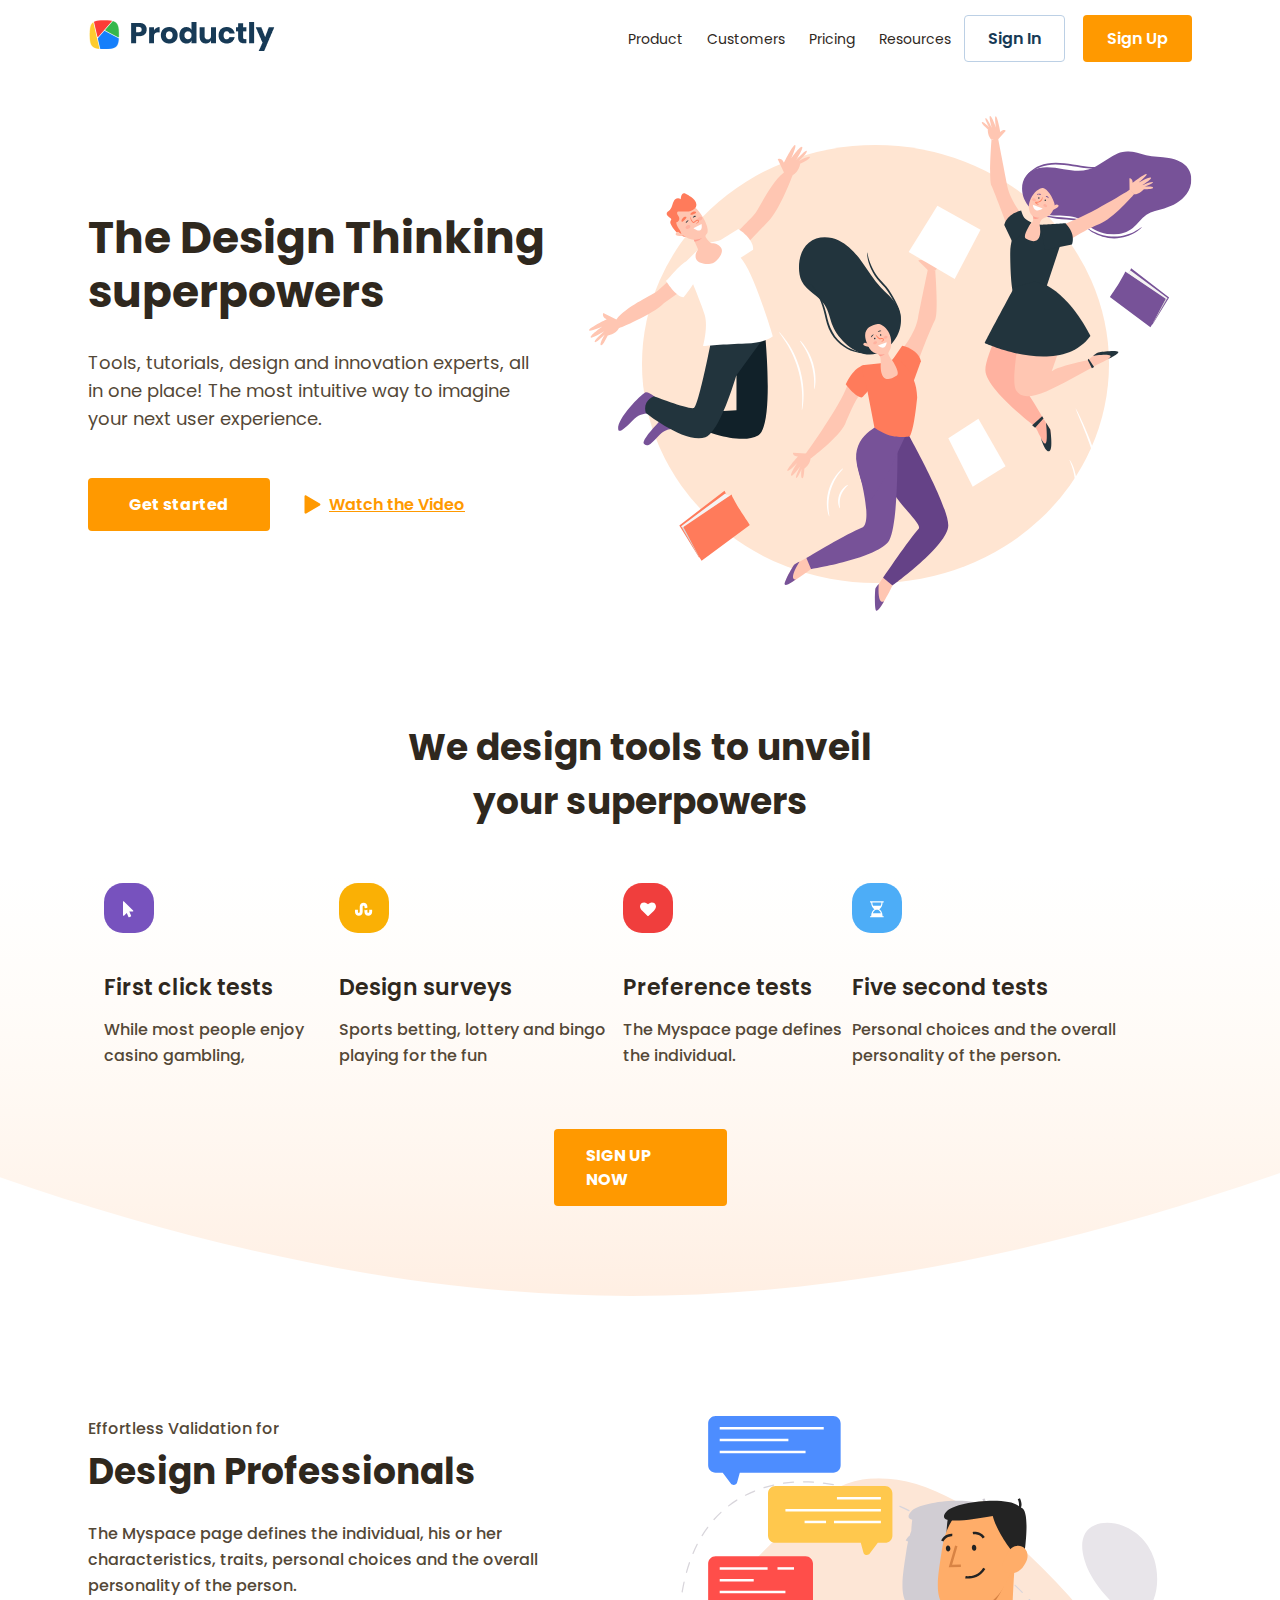
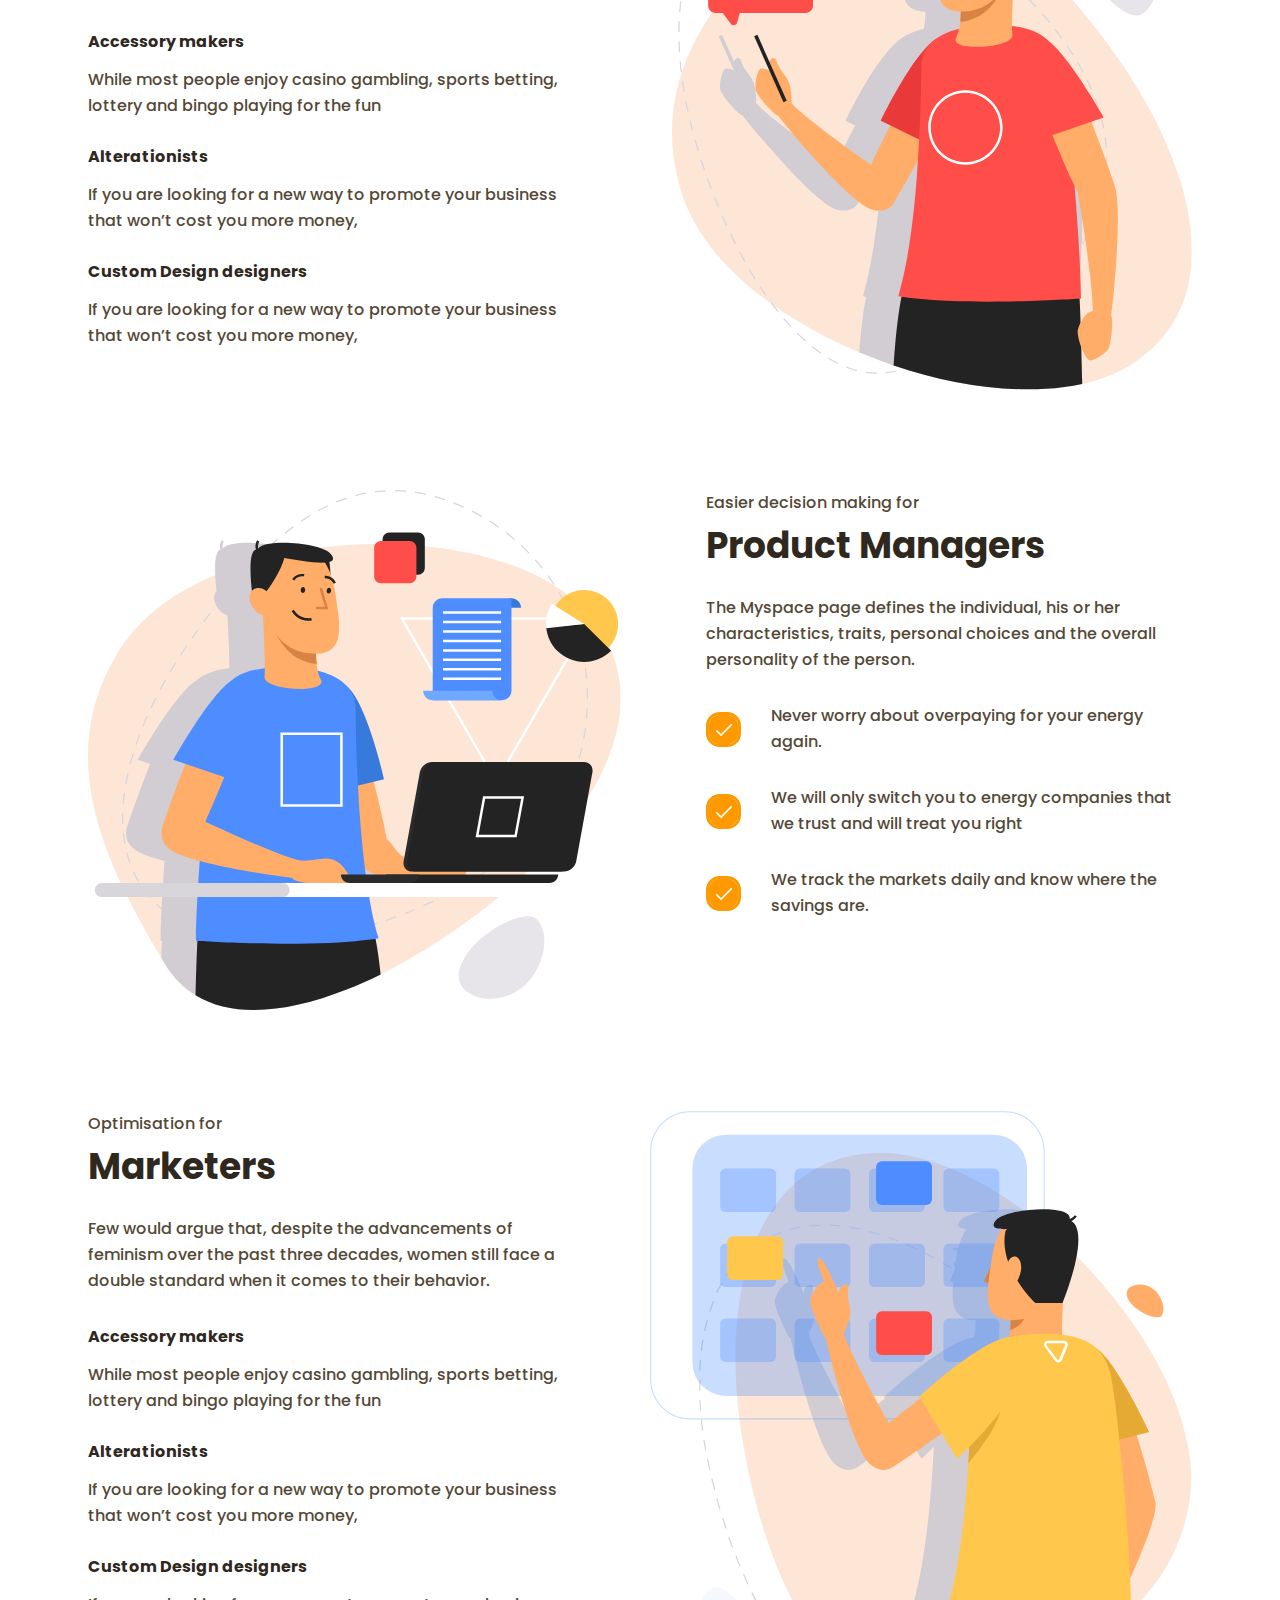
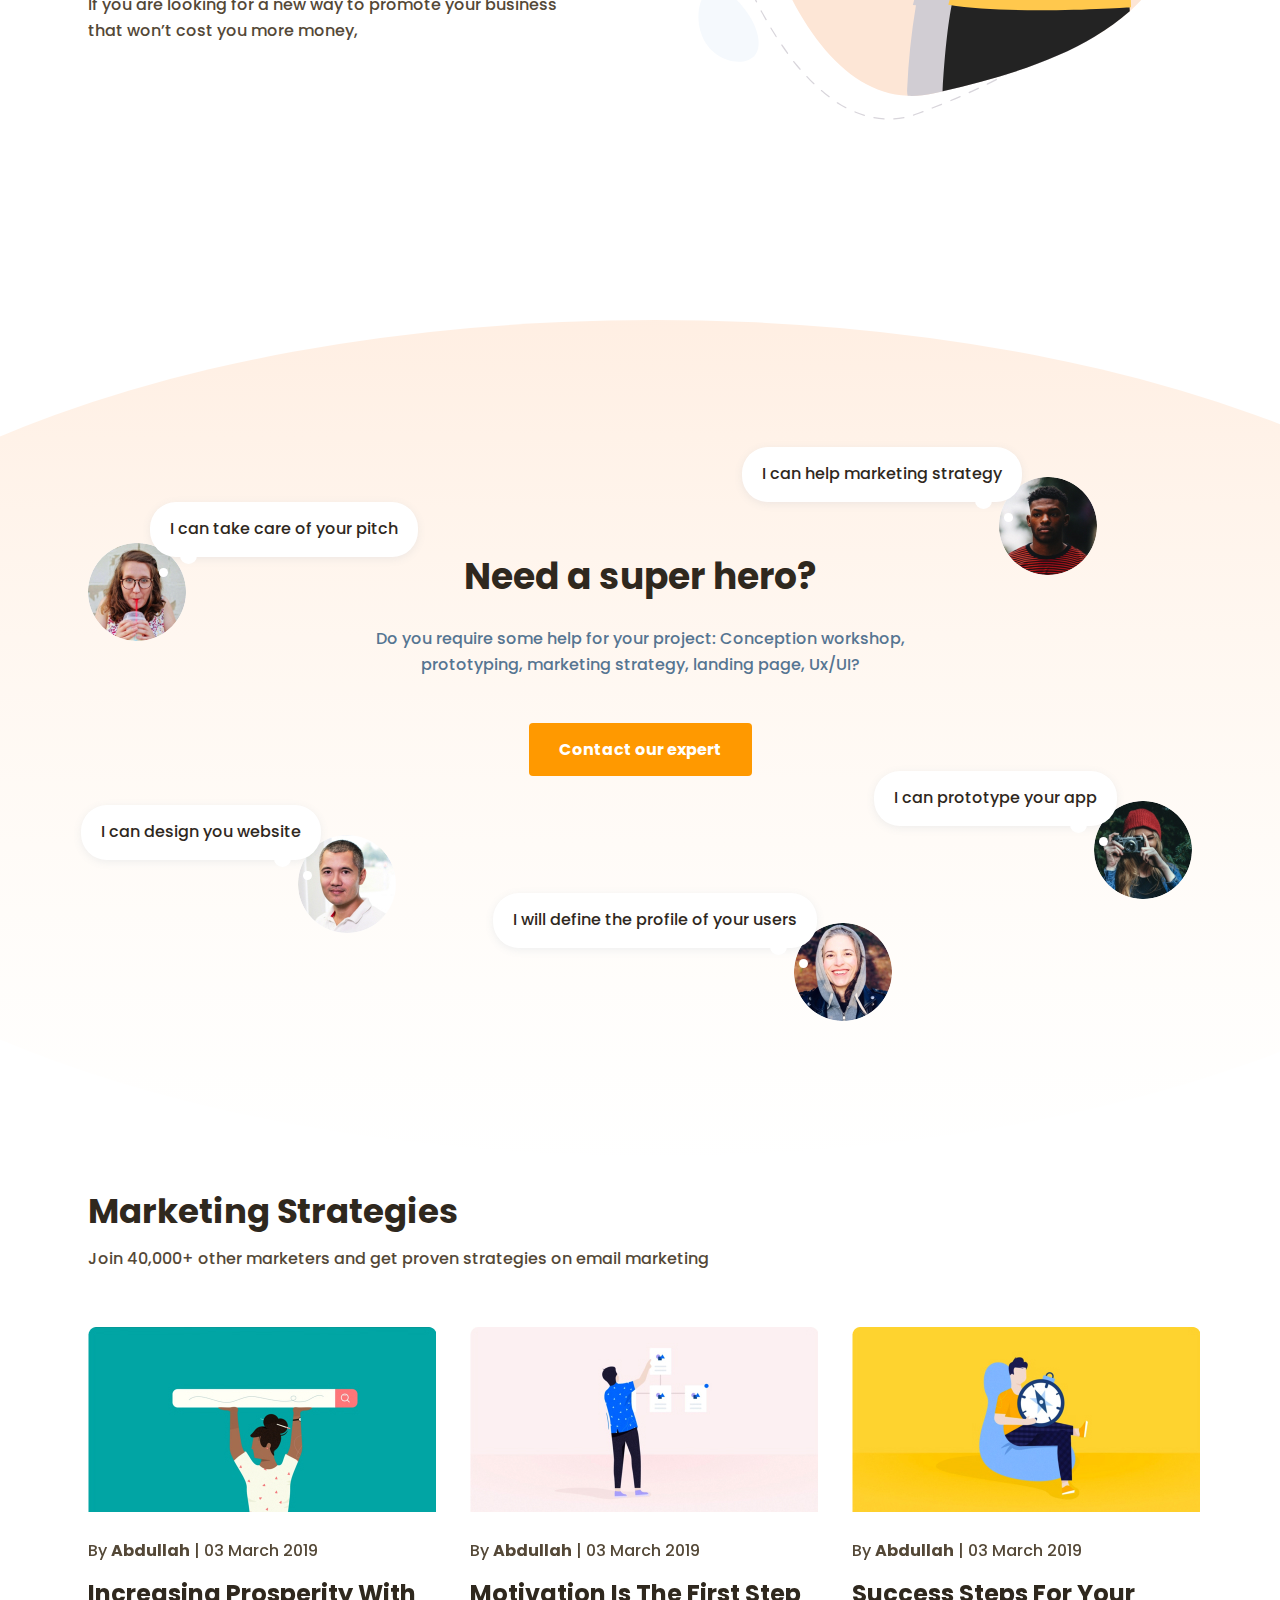
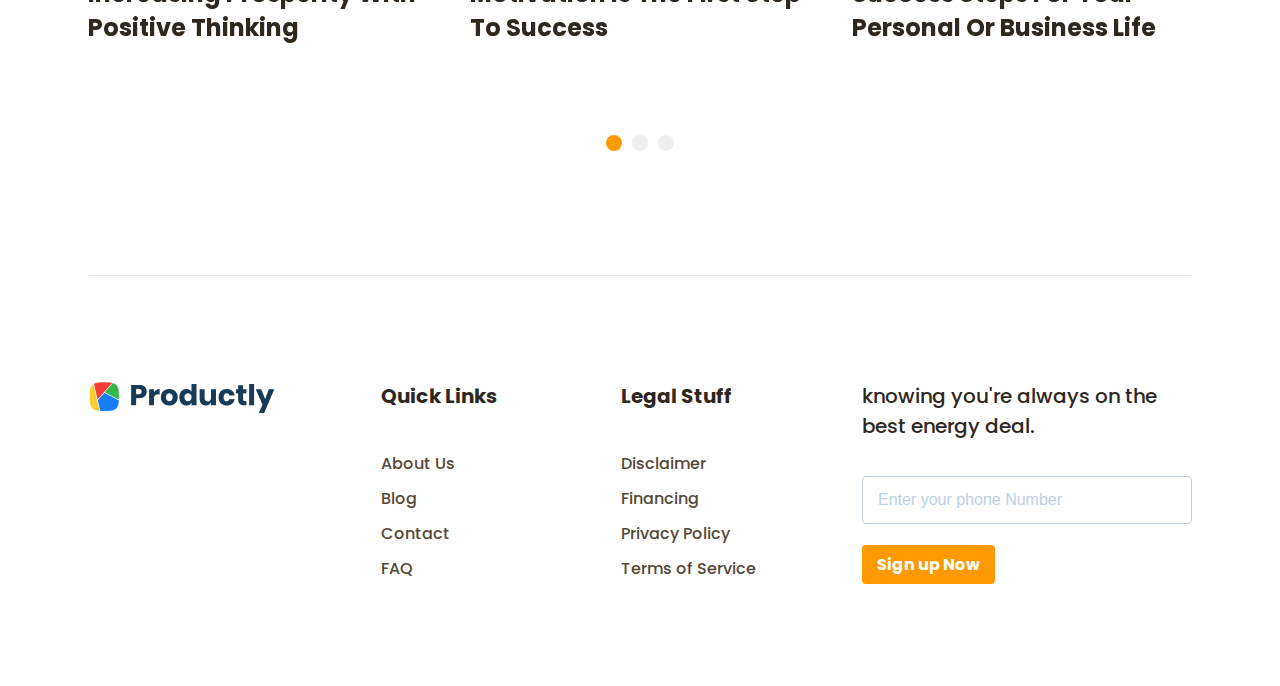
<file: index.html>
<!DOCTYPE html>
<html lang="en">
<head>
  <meta charset="UTF-8">
  <meta name="viewport" content="width=device-width, initial-scale=1.0">
  <meta http-equiv="X-UA-Compatible" content="ie=edge">
  <title>Document</title>
  <link rel="stylesheet" href="css/reset.css">
  <link rel="stylesheet" href="css/slick.css">
  <link rel="stylesheet" href="css/jquery.fancybox.css">
  <link rel="stylesheet" href="css/style.css">
  <link rel="stylesheet" href="css/media.css">
  <link rel="preconnect" href="https://fonts.gstatic.com"> 
<link href="https://fonts.googleapis.com/css2?family=Poppins:wght@400;500;600;700&display=swap" rel="stylesheet">
</head>
<body>

  <header class="header">
    <div class="container">
      <div class="header__inner">
        <a href="#" class="logo">
          <img class="logo__img" src="images/logo.png" alt="">
        </a>

        <nav class="menu">
          <div class="menu__btn">
            <span></span>
          </div>
          <ul class="menu__list">
            <li class="menu__list-item">
              <a class="menu__list-link" href="#">Product</a>
            </li>
            <li class="menu__list-item">
              <a class="menu__list-link" href="#">Customers</a>
            </li>
            <li class="menu__list-item">
              <a class="menu__list-link" href="#">Pricing</a>
            </li>
            <li class="menu__list-item">
              <a class="menu__list-link" href="#">Resources</a>
            </li>
          </ul>
        </nav>

        <div class="user-nav">
          <a class="user-nav__link" href="#">Sign In</a>
          <a class="user-nav__link" href="#">Sign Up</a>
        </div>
      </div>
    </div>
  </header>

  <section class="top">
    <div class="container">
      <div class="top__inner">
      <h1 class="top__title title">
        The Design Thinking superpowers
      </h1>
      <p class="top__text">
        Tools, tutorials, design and innovation experts, all 
        in one place! The most intuitive way to imagine your 
        next user experience.
      </p>
      <button class="top__btn">Get started</button>
      <a href="#" class="top__link">Watch the Video</a>
    </div>
  </div>
  </section>

  <section class="tools">
      <h3 class="tools__title title">
        We design tools to unveil your superpowers
      </h3>
      <div class="tools__inner">
        <div class="container">
          <div class="tools__items">
            <div class="tools__item">
              <img src="images/tools-1.svg" alt="tools img" class="tools__item-img">
              <h5 class="tools__item-title title">First click tests</h5>
              <p class="tools__item-text">
                While most people enjoy casino gambling,
              </p>
            </div>
            <div class="tools__item">
              <img src="images/tools-2.svg" alt="tools img" class="tools__item-img">
              <h5 class="tools__item-title title">Design surveys</h5>
              <p class="tools__item-text">
                Sports betting, lottery and bingo playing for the fun
              </p>
            </div>
            <div class="tools__item">
              <img src="images/tools-3.svg" alt="tools img" class="tools__item-img">
              <h5 class="tools__item-title title">Preference tests</h5>
              <p class="tools__item-text">
                The Myspace page defines the individual.
              </p>
            </div>
            <div class="tools__item">
              <img src="images/tools-4.svg" alt="tools img" class="tools__item-img">
              <h5 class="tools__item-title title">Five second tests</h5>
              <p class="tools__item-text">
                Personal choices and the overall personality of the person. 
              </p>
            </div>
          </div>
        </div>
      <a href="#" class="tools__link">SIGN UP NOW</a>
    </div>
  </section>

  <section class="direction">
    <div class="container">
      <div class="direction__item">
        <div class="direction__item-content">
          <p class="direction__item-pretitle">
            Effortless Validation for
          </p>
          <h3 class="direction__item-title title">Design Professionals</h3>
          <p class="direction__item-titletext">
            The Myspace page defines the individual, his or her characteristics, traits, personal choices and the overall personality of the person. 
          </p>
          <h6 class="direction__item-subtitle title">Accessory makers</h6>
          <p class="direction__item-text">
            While most people enjoy casino gambling, sports betting, lottery and bingo playing for the fun
          </p>
          <h6 class="direction__item-subtitle title">Alterationists</h6>
          <p class="direction__item-text">
            If you are looking for a new way to promote your business that won’t cost you more money, 
          </p>
          <h6 class="direction__item-subtitle title">Custom Design designers</h6>
          <p class="direction__item-text">
            If you are looking for a new way to promote your business that won’t cost you more money,  
          </p>
        </div>
        <img class="direction__item-img" src="images/direction-1.svg" alt="">
      </div>

      <div class="direction__item">
        <img class="direction__item-img" src="images/direction-2.svg" alt="">
        <div class="direction__item-content">
          <p class="direction__item-pretitle">
            Easier decision making for
          </p>
          <h3 class="direction__item-title title">Product Managers</h3>
          <p class="direction__item-titletext">
            The Myspace page defines the individual, his or her characteristics, traits, personal choices and the overall personality of the person. 
          </p>
          <ul class="direction__list">
            <li class="direction__list-item">
              Never worry about overpaying for your energy again. 
            </li>
            <li class="direction__list-item">
              We will only switch you to energy companies that we trust and will treat you right
            </li>
            <li class="direction__list-item">
              We track the markets daily and know where the savings are.
            </li>
          </ul>
        </div>
      </div>

      <div class="direction__item">
        <div class="direction__item-content">
          <p class="direction__item-pretitle">
            Optimisation for
          </p>
          <h3 class="direction__item-title title">Marketers</h3>
          <p class="direction__item-titletext">
            Few would argue that, despite the advancements of feminism over the past three decades, women still face a double standard when it comes to their behavior. 
          </p>
          <h6 class="direction__item-subtitle title">Accessory makers</h6>
          <p class="direction__item-text">
            While most people enjoy casino gambling, sports betting, lottery and bingo playing for the fun
          </p>
          <h6 class="direction__item-subtitle title">Alterationists</h6>
          <p class="direction__item-text">
            If you are looking for a new way to promote your business that won’t cost you more money, 
          </p>
          <h6 class="direction__item-subtitle title">Custom Design designers</h6>
          <p class="direction__item-text">
            If you are looking for a new way to promote your business that won’t cost you more money,  
          </p>
        </div>
        <img class="direction__item-img" src="images/direction-3.svg" alt="">
      </div>
    </div>
  </section>

  <section class="team">
    <div class="container">
      <div class="team__inner">
        <div class="team__item team__item--1">
          <img src="images/team-1.jpg" alt="name" class="team__item-img">
          <p class="team__item-text team__item-text--right">
            I can help marketing strategy
          </p>
        </div>
        <div class="team__item team__item--2">
          <img src="images/team-2.jpg" alt="name" class="team__item-img">
          <p class="team__item-text team__item-text--left ">
            I can take care of your pitch
          </p>
        </div>
        <div class="team__item team__item--3">
          <img src="images/team-3.jpg" alt="name" class="team__item-img">
          <p class="team__item-text team__item-text--right">
            I can prototype your app
          </p>
        </div>
        <div class="team__item team__item--4">
          <img src="images/team-4.jpg" alt="name" class="team__item-img">
          <p class="team__item-text team__item-text--right">
            I can design you website
          </p>
        </div>
        <div class="team__item team__item--5">
          <img src="images/team-5.jpg" alt="name" class="team__item-img">
          <p class="team__item-text team__item-text--right">
            I will define the profile of your users
          </p>
        </div>
        <div class="team__box">
        <h3 class="team__title title">
          Need a super hero?
        </h3>
        <p class="team__text">
          Do you require some help for your project: Conception workshop,
          <br>prototyping, marketing strategy, landing page, Ux/UI?
        </p>
        <button class="team__btn">
          Contact our expert
        </button>
      </div>
      </div>
    </div>
  </section>

  <section class="blog">
    <div class="container">
      <h3 class="blog__title title">
        Marketing Strategies
      </h3>
      <p class="blog__text">
        Join 40,000+ other marketers and get proven strategies on email marketing
      </p>
      <div class="slider">
        <div class="slider__item">
          <img src="images/blog-1.jpg" alt="" class="slider__item-img">
          <div class="slider__item-info">
            By <a class="slider__item-author" href="">Abdullah</a> |  03 March 2019
          </div>
          <a class="slider__item-title title" href="#">
            Increasing Prosperity With Positive Thinking
          </a>
        </div>
        <div class="slider__item">
          <img src="images/blog-2.jpg" alt="" class="slider__item-img">
          <div class="slider__item-info">
            By <a class="slider__item-author" href="">Abdullah</a> |  03 March 2019
          </div>
          <a class="slider__item-title title" href="#">
            Motivation Is The First Step To Success
          </a>
        </div>
        <div class="slider__item">
          <img src="images/blog-3.jpg" alt="" class="slider__item-img">
          <div class="slider__item-info">
            By <a class="slider__item-author" href="">Abdullah</a> |  03 March 2019
          </div>
          <a class="slider__item-title title" href="#">
            Success Steps For Your Personal Or Business Life
          </a>
        </div>
        <div class="slider__item">
          <img src="images/blog-1.jpg" alt="" class="slider__item-img">
          <div class="slider__item-info">
            By <a class="slider__item-author" href="">Abdullah</a> |  03 March 2019
          </div>
          <a class="slider__item-title title" href="#">
            Increasing Prosperity With Positive Thinking
          </a>
        </div>
        <div class="slider__item">
          <img src="images/blog-2.jpg" alt="" class="slider__item-img">
          <div class="slider__item-info">
            By <a class="slider__item-author" href="">Abdullah</a> |  03 March 2019
          </div>
          <a class="slider__item-title title" href="#">
            Motivation Is The First Step To Success
          </a>
        </div>
        <div class="slider__item">
          <img src="images/blog-3.jpg" alt="" class="slider__item-img">
          <div class="slider__item-info">
            By <a class="slider__item-author" href="">Abdullah</a> |  03 March 2019
          </div>
          <a class="slider__item-title title" href="#">
            Success Steps For Your Personal Or Business Life
          </a>
        </div>
        <div class="slider__item">
          <img src="images/blog-1.jpg" alt="" class="slider__item-img">
          <div class="slider__item-info">
            By <a class="slider__item-author" href="">Abdullah</a> |  03 March 2019
          </div>
          <a class="slider__item-title title" href="#">
            Increasing Prosperity With Positive Thinking
          </a>
        </div>
        <div class="slider__item">
          <img src="images/blog-2.jpg" alt="" class="slider__item-img">
          <div class="slider__item-info">
            By <a class="slider__item-author" href="">Abdullah</a> |  03 March 2019
          </div>
          <a class="slider__item-title title" href="#">
            Motivation Is The First Step To Success
          </a>
        </div>
        <div class="slider__item">
          <img src="images/blog-3.jpg" alt="" class="slider__item-img">
          <div class="slider__item-info">
            By <a class="slider__item-author" href="">Abdullah</a> |  03 March 2019
          </div>
          <a class="slider__item-title title" href="#">
            Success Steps For Your Personal Or Business Life
          </a>
        </div>
      </div>
    </div>
  </section>

  <footer class="footer">
    <div class="container">
      
      <div class="footer__inner">
        <a href="#" class="logo">
          <img class="logo__img" src="images/logo.png" alt="">
        </a>
        <div class="footer__menu">
          <h6 class="footer__menu-title">Quick Links</h6>
          <ul class="footer__list">
            <li class="footer__menu-item">
              <a href="#" class="footer__menu-link">
                About Us
              </a>
            </li>
            <li class="footer__menu-item">
              <a href="#" class="footer__menu-link">
                Blog
              </a>
            </li>
            <li class="footer__menu-item">
              <a href="#" class="footer__menu-link">
                Contact
              </a>
            </li>
            <li class="footer__menu-item">
              <a href="#" class="footer__menu-link">
                FAQ
              </a>
            </li>
          </ul>
        </div>
        <div class="footer__menu">
          <h6 class="footer__menu-title">Legal Stuff</h6>
          <ul class="footer__list">
            <li class="footer__menu-item">
              <a href="#" class="footer__menu-link">
                Disclaimer
              </a>
            </li>
            <li class="footer__menu-item">
              <a href="#" class="footer__menu-link">
                Financing
              </a>
            </li>
            <li class="footer__menu-item">
              <a href="#" class="footer__menu-link">
                Privacy Policy
              </a>
            </li>
            <li class="footer__menu-item">
              <a href="#" class="footer__menu-link">
                Terms of Service
              </a>
            </li>
          </ul>
        </div>
        <form action="" class="footer__form">
          <p class="footer__form-text">
            knowing you're always on the best energy deal. 
          </p>
          <input class="footer__form-input" type="text" placeholder="Enter your phone Number">
          <button class="footer__form-btn" type="submit">Sign up Now</button>
        </form>
      </div>
    </div>
  </footer>
  
  
  
  
  


                       
  <script src="https://ajax.googleapis.com/ajax/libs/jquery/3.4.1/jquery.min.js"></script>
  <script src="js/slick.min.js"></script>
  <script src="js/jquery.fancybox.min.js"></script>
  <script src="js/main.js"></script>
</body>
</html>
</file>
<file: css/style.css>
* {
    box-sizing: border-box;
}

body {
    font-family: 'Poppins', sans-serif;
    font-weight: 500; 
    color: #544837;
    font-size: 16px;
    line-height: 26px;
}

button {
    font-family: 'Poppins', sans-serif;
    font-weight: 700;
    font-size: 16px;
    line-height: 24px;
    cursor: pointer;
}

.title{
    color: #2F281E;
}

.container {
    max-width: 1124px;
    margin-right: auto;
    margin-left: auto;
    padding-left: 10px;
    padding-right: 10px;
}

.header__inner {
    display: flex;
    justify-content: space-between;
    align-items: center;
    height: 78px;
}

.menu {
    margin-left: auto;
}

.menu__list {
    display: flex;
}

.menu__list-item + .menu__list-item {
    margin-left: 24px;
}

.menu__list-link {
    color: #2f281E;
    font-size: 14px;
    font-weight: 400;
    line-height: 28px;
    text-decoration: none;
}

.user-nav {
    margin-left: 52px;
    margin-left: 13px;
}

.user-nav__link {
    color: #173A56;
    font-style: 16px;
    line-height: 24px;
    font-weight: 600;
    padding: 11px 23px;
    border: 1px solid #BCD0E5;
    box-sizing: border-box;
    border-radius: 4px;
    text-decoration: none;
}

.user-nav__link + .user-nav__link {
    margin-left: 14px;
    border-color: transparent;
    background: #FF9900;
    color: #fff;
}

.top__inner {
    padding: 133px 0 80px;
    background-image: url(../images/top-bg.svg);
    background-repeat: no-repeat;
    background-position: bottom right;
}

.top__title {
    font-weight: bold;
    font-size: 44px;
    line-height: 54px;
    margin-bottom: 30px;
    max-width: 518px;
    
}

.top__text {
    font-weight: 400;
    font-size: 18px;
    line-height: 28px;
    margin-bottom: 45px;
    max-width: 460px;
}

.top__btn {
    display: inline-block;
    color: #fff;
    background-color: #FF9900;
    border-radius: 4px;
    padding: 15px 41px 14px;
    margin-right: 30px;
    border: none;
}

.top__link {
    line-height: 24px;
    display: inline-block;
    font-weight: 600;
    color: #ff9900;
    padding-left: 25px;
    position: relative;
}

.top__link::before {
    content: "";
    position: absolute;
    left: 0;
    top: 2px;
    width: 17px;
    height: 19px;
    background-image: url(../images/play-icon.svg);
}

.tools {
    padding-top: 110px;
}

.tools__title {
    text-align: center;
    max-width: 539px;
    margin: 0 auto 46px;
    font-size: 36px;
    line-height: 54px;
    font-weight: 700;
    padding: 0 10px;
}

.tools__inner {
    padding-bottom: 90px;
    background-image: url(../images/tools-bg.svg);
    background-repeat: no-repeat;
    background-position: center bottom;
    background-size: cover;
}

.tools__items {
    display: flex;
    justify-content: space-between;
    padding: 8px 16px 0;
    margin-bottom: 60px;
}

.tool__item {
    width: 240px;
}

.tools__item-img {
    margin-bottom: 30px;
}

.tools__item-title {
    font-size: 22px;
    line-height: 33px;
    font-weight: 600;
    margin-bottom: 13px;
}

.tools__link {
    background-color: #ff9900;
    display: block;
    padding: 15px 32px 14px;
    border-radius: 4px;
    font-weight: 700;
    line-height: 24px;
    color: #fff;
    text-decoration: none;
    width: 173px;
    margin: 0 auto;
}

.direction {
    padding: 120px 0 100px;
}

.direction__item {
    display: flex;
    justify-content: space-between;
    margin-bottom: 100px;
}

.direction__item-content {
    max-width: 486px;
}

.direction__item-pretitle{
    margin-bottom: 3px;
}

.direction__item-title {
    font-size: 36px;
    line-height: 54px;
    font-weight: 700;
    margin-bottom: 22px;
}

.direction__item-subtitle {
    font-weight: 700;
    margin-bottom: 12px;
}

.direction__item-titletext {
    margin-bottom: 30px;
}

.direction__item-text {
    margin-bottom: 25px;
}

.direction__list {
    list-style: none;
}

.direction__list-item {
    margin-bottom: 30px;
    padding-left: 65px;
    position: relative;
}

.direction__list-item::before {
    content: "";
    position: absolute;
    top: 9px;
    left: 0;
    width: 35px;
    height: 35px;
    background-image: url(../images/check.svg);
}

.team {
    background-image: url(../images/team-bg.svg);
    background-repeat: no-repeat;
    background-position: top center;
    background-size: cover;
}

.team__inner {
    padding: 230px 0 380px;
    position: relative;
}

.team__box {
    text-align: center;
    margin: 542px;
    margin: 0 auto;
}

.team__title {
    font-size: 36px;
    line-height: 54px;
    font-weight: 700;
    margin-bottom: 22px;
}

.team__text {
    color: #567592;
    margin-bottom: 45px;
}

.team__btn {
    background-color: #ff9900;
    border: none;
    border-radius: 4px;
    padding: 15px 30px 14px;
    color: #fff;
}

.team__item {
    position: absolute;
    width: 98px;
    height: 98px;
}

.team__item--1 {
    top: 157px;
    right: 95px;
}

.team__item--2 {
    top: 223px;
    left: 0;
}

.team__item--3 {
    bottom: 257px;
    right: 0;
}

.team__item--4 {
    bottom: 223px;
    left: 210px;
}

.team__item--5 {
    bottom: 135px;
    right: 300px;
}

.team__item-img {
    width: 98px;
    height: 98px;
    border-radius: 50%;
    overflow: hidden;
    object-fit: cover;
}

.team__item-text {
    background-color: #fff;
    padding: 14px 20px 15px;
    color: #2f281e;
    box-shadow: 0px 2px 8px rgba(86, 117, 146, 0.1);
    border-radius: 26px;
    position: absolute;
    top: -30px;
    right: 75px;
    white-space: nowrap;
}

.team__item-text.team__item-text--left {
    top: -41px;
    right: auto;
    left: 62px;
}

.team__item-text--right::after,
.team__item-text--right::before,
.team__item-text--left::after,
.team__item-text--left::before {
    content: "";
    position: absolute;
    background-color: #fff;
    border-radius: 50%;
}

.team__item-text--right::after,
.team__item-text--left::after{
    width: 17px;
    height: 17px;
    bottom: -7px;
    right: 30px;
}

.team__item-text--right::before,
.team__item-text--left::before{
    width: 9px;
    height: 9px;
    bottom: -20px;
    right: 9px;
}

.team__item-text--left::before {
    left: 9px;
    right: auto;
}

.team__item-text--left::after {
    left: 30px;
    right: auto;
}

.blog {
    padding: 30px 0 120px;
}

.blog__title {
    font-size: 34px;
    line-height: 51px;
    font-weight: 700;
    margin-bottom: 9px;
}

.blog__text {
    margin-bottom: 55px;
}

.slider {
    margin: 0 -20px;
}

.slider__item {
    padding: 0 20px;
}

.slider__item-img {
    width: 348px;
    height: 185px;
    object-fit: cover;
    margin-bottom: 25px;
}

.slider__item-info {
    margin-bottom: 12px;
    line-height: 28px;
}

.slider__item-author {
    text-decoration: none;
    font-weight: 700;
    color: #544837;
}

.slider__item-title {
    text-decoration: none;
    font-size: 24px;
    line-height: 34px;
    font-weight: 700;
    transition: all .3s;
    margin-bottom: 84px;
    display: inline-block;
}

.slider__item-title:hover {
    color: #ff9900;
}

.slick-dots {
    list-style: none;
    display: flex;
    justify-content: center;
}

.slick-dots button {
    width: 16px;
    height: 16px;
    border-radius: 50%;
    border: none;
    font-size: 0;
    background-color: #efefef;
    padding: 0;
    margin: 0 5px;
}

.slick-dots .slick-active button {
    background-color: #ff9900;
}

.footer__inner {
    padding: 105px 0 100px;
    border-top: 1px solid rgba(188, 208, 229, 0.496913);
    display: flex;
    justify-content: space-between;
}

.footer__menu {
    width: 135px;
}

.footer__menu-title,
.footer__form-text {
    margin-bottom: 35px;
    font-size: 20px;
    line-height: 30px;
    color: #2F281E;
}

.footer__list {
    list-style: none;
}

.footer__menu-link {
    font-size: 16px;
    line-height: 35px;
    color: #544837;
    text-decoration: none;
}

.footer__form {
    width: 330px;
}

.footer__form-input {
    height: 48px;
    padding: 0 15px;
    border-radius: 4px;
    border: 1px solid #bcd0e5;
    width: 100%;
    margin-bottom: 21px;
    display: inline-block;
}

.footer__form-input::placeholder {
    color: #bcd0e5;
    font-size: 16px;
    line-height: 28px;
}

.footer__form-btn {
    background-color: #ff9900;
    border-radius: 4px;
    color: #fff;
    padding: 8px 15px 7px;
    border: none;
}

.menu__btn {
    width: 40px;
    height: 30px;
    display: none;
}

.menu__btn span {
    display: block;
    height: 2px;
    width: 100%;
    background-color: #000;
    position: absolute;
    left: 0;
    top: 14px;
}

.menu__btn::before,
.menu__btn::after {
    content: "";
    position: absolute;
    width: 40px;
    height: 2px;
    background-color: #000;
    left: 0;
}

.menu__btn::before {
    top: 0;
}

.menu__btn::after {
    bottom: 0;
}
</file>
<file: css/media.css>
@media (max-width: 1240px) {
    .team__item--4 {
        left: 275px;
    }
}

@media (max-width: 1175px) {
    .slider__item-img {
        width: 100%;
        height: 250px;
    }
    .slider {
        margin: 0;
    }
    .slider__item {
        padding: 10px;
    }
}

@media (max-width: 1040px) {
    .team__item--5 {
        bottom: 100px;
    }
}

@media (max-width: 992px) {
    .header__inner {
        flex-wrap: wrap;
        height: auto;
        padding-top: 25px;
    }
    .menu {
        order: 1;
        width: 100%;
    }
    .menu__list {
        justify-content: flex-end;
        padding-top: 30px;
    }
    .top__inner {
        background-image: none;
    }
    .tool__items {
        flex-wrap: wrap;
    }
    .tool__item {
        width: 50%;
        margin-bottom: 30px;
        padding-right: 10px;
    }
    .direction__item-img {
        width: 40%;
    }
}

@media (max-width: 860px) {
    .direction__item-img {
        width: 80%;
        margin: 0 auto;
        order: -1;
    }
    .direction__item {
        flex-wrap: wrap;
    }
    .direction__item-content {
        max-width: 100%;
    }
    .team__item {
        display: none;
    }
    .team__inner {
        padding: 80px 0;
    }
    .footer__inner {
        flex-wrap: wrap;
    }
    .footer__form {
        width: 100%;
        margin-top: 25px;
    }
}

@media (max-width: 768px) {
    .top__inner,
    .direction,
    .blog {
        padding: 80px 0 60px;
    }
    .top__title {
        font-size: 28px;
        line-height: 32px;
    }
    .top__btn {
        margin-bottom: 25px;
    }
    .tools {
        padding-top: 80px;
    }
    .tools__inner {
        padding-bottom: 60px;
    }
}

@media (max-width: 524px) {
    .header__inner {
        display: block;
    }
    .menu__list {
        display: block;
        position: absolute;
        left: 0;
        right: 0;
        background-color: #fff;
        text-align: center;
        transition: all .3s;
        transform: translateY(-300%);
    }
    .menu__list.menu__list--active {
        transform: translateY(0%);
        transition: all .3s;
    }
    .menu__list-link {
        display: block;
        padding: 10px 0;
    }
    .menu__btn{
        display: block;
        position: absolute;
        right: 10px;
        top: 25px;
    }
    .user__nav {
        margin-left: 0;
        margin-right: 0;
        text-align: center;
        padding-top: 30px;
    }
    .menu__list-item + .menu__list-item {
        margin-left: 0;
    }
    .tool__item {
        width: 100%;
    }
    .tools__title,
    .direction__item-title,
    .team__title,
    .blog__title {
        font-size: 24px;
        line-height: 30px;
    }
    .direction__item {
        margin-bottom: 40px;
    }
    .slider__item {
        padding: 0;
    }
    .footer .logo {
        width: 100%;
        margin-bottom: 25px;
    }
    .footer__inner {
        justify-content: space-around;
    }
}
</file>
